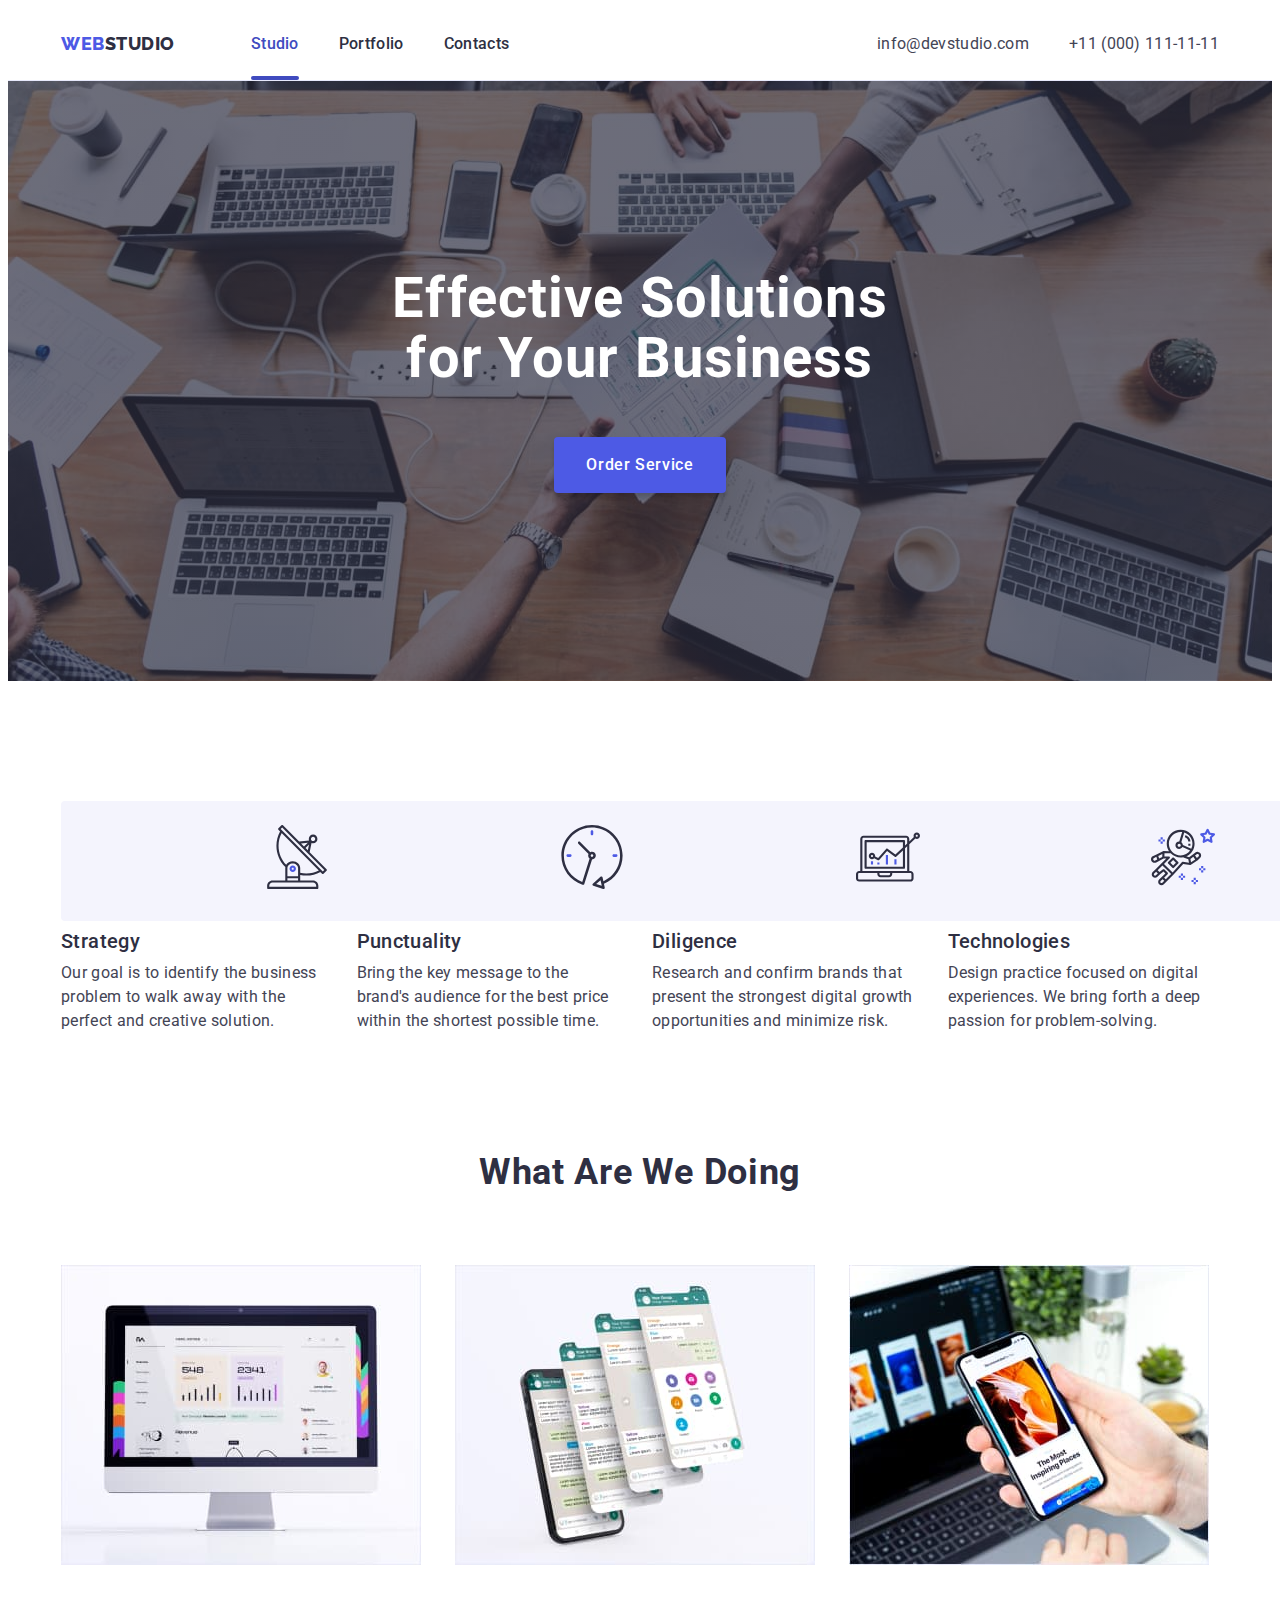
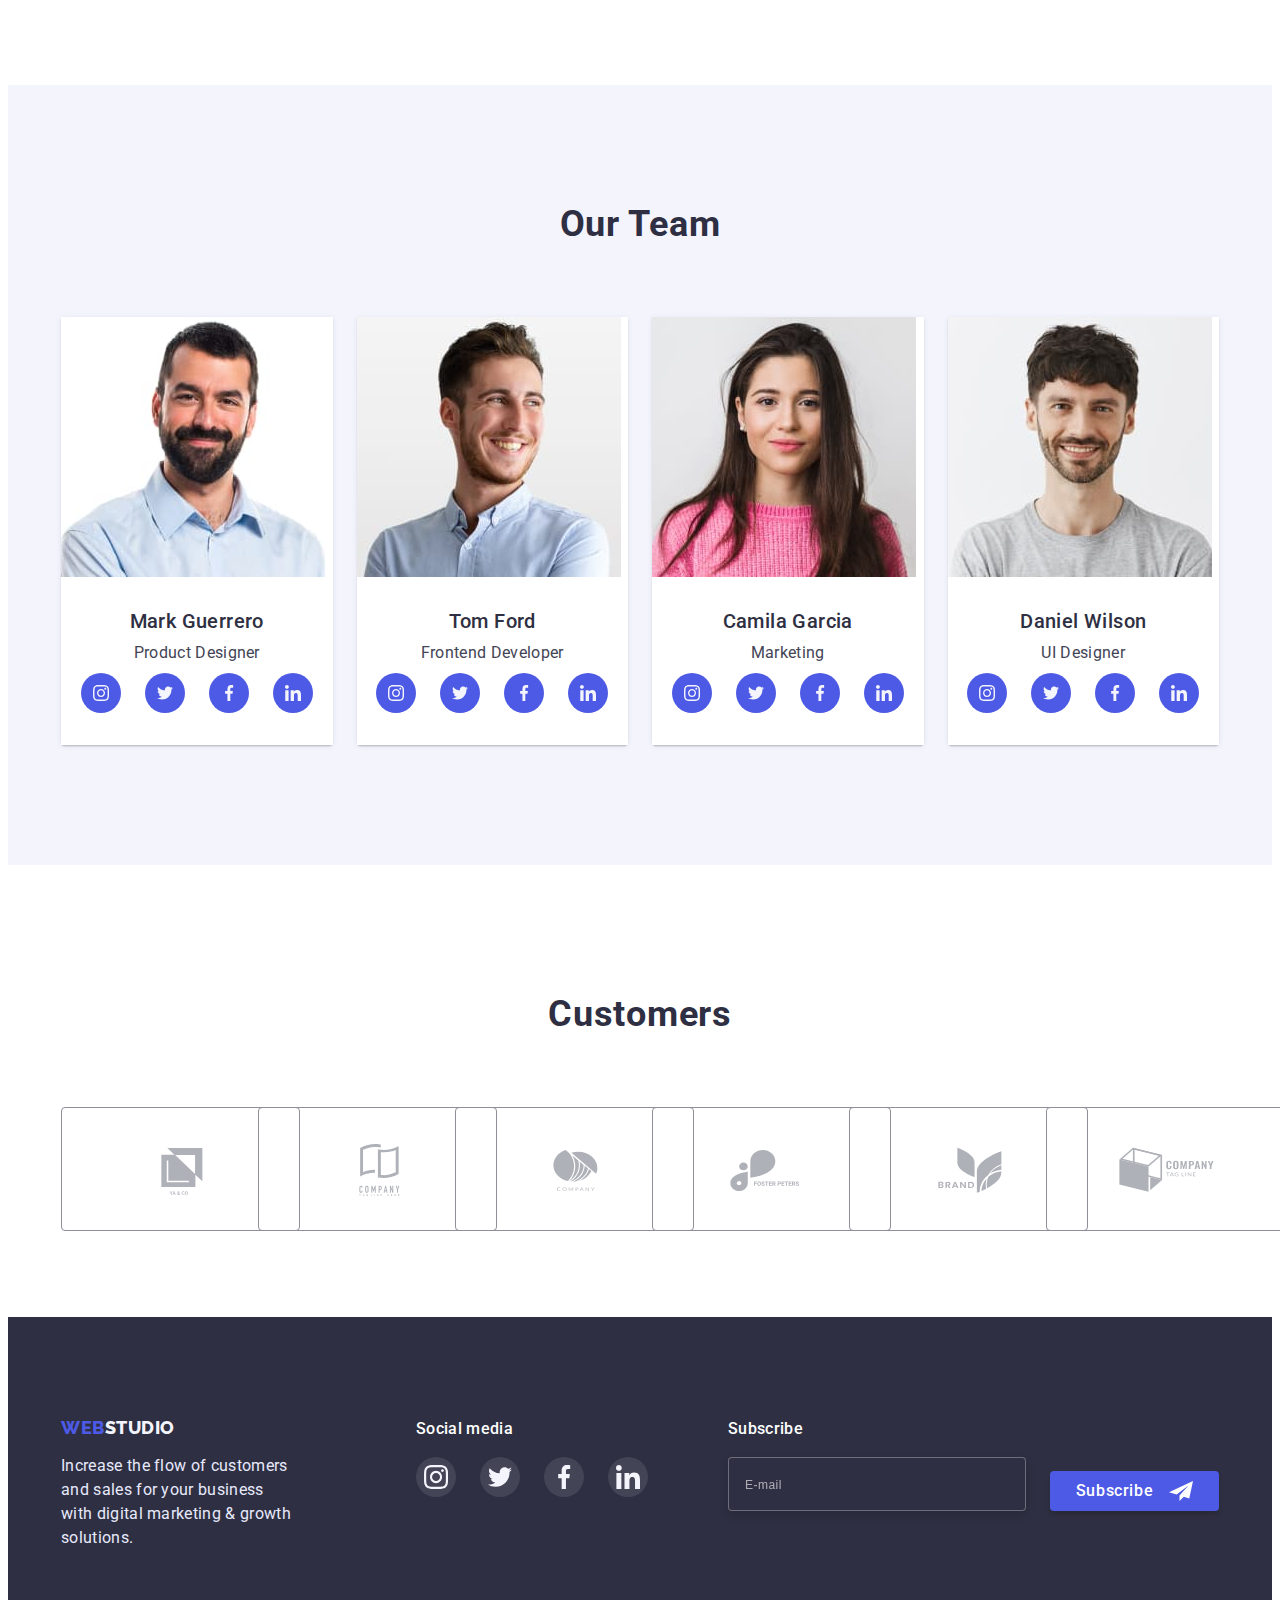
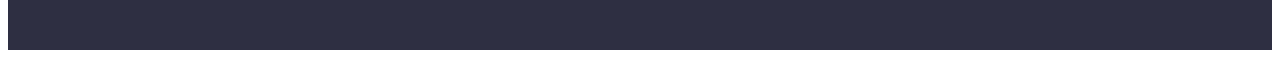
<file: index.html>
<!DOCTYPE html>
<html lang="en">
  <head>
    <meta charset="UTF-8" />
    <meta http-equiv="X-UA-Compatible" content="IE=edge" />
    <meta name="viewport" content="width=device-width, initial-scale=1.0" />
    <title>WEBSTUDIO</title>
    <link
      rel="stylesheet"
      href="https://cdnjs.cloudflare.com/ajax/libs/modern-normalize/1.1.0/modern-normalize.min.css"
      integrity="sha512-wpPYUAdjBVSE4KJnH1VR1HeZfpl1ub8YT/NKx4PuQ5NmX2tKuGu6U/JRp5y+Y8XG2tV+wKQpNHVUX03MfMFn9Q=="
      crossorigin="anonymous"
      referrerpolicy="no-referrer"
    />
    <link rel="preconnect" href="https://fonts.googleapis.com" />
    <link rel="preconnect" href="https://fonts.gstatic.com" crossorigin />
    <link
      href="https://fonts.googleapis.com/css2?family=Raleway:wght@800&family=Roboto:wght@400;500;700;900&display=swap"
      rel="stylesheet"
    />
    <link rel="stylesheet" href="./css/styles.css" />
  </head>

  <body>
    <header class="header">
      <div class="container header-container">
        <nav class="header-navigation">
          <a href="./index.html" class="header-logo link">
            <p class="header-logo-text"><span>Web</span>Studio</p>
          </a>
          <ul class="header-list list">
            <li class="header-item">
              <a href="" class="header-link link activ">Studio</a>
            </li>
            <li class="header-item">
              <a href="./portfolio.html" class="header-link link">Portfolio</a>
            </li>
            <li class="header-item">
              <a href="" class="header-link link">Contacts</a>
            </li>
          </ul>
        </nav>
        <address class="header-address">
          <ul class="header-address-list list">
            <li class="header-address-item">
              <a href="mailto:info@devstudio.com" class="header-mail link"
                >info@devstudio.com</a
              >
            </li>
            <li class="header-address-item">
              <a href="tel:+110001111111" class="header-tel link"
                >+11 (000) 111-11-11</a
              >
            </li>
          </ul>
        </address>
      </div>
    </header>

    <main>
      <!-- section Hero-->
      <section class="hero">
        <div class="container">
          <h1 class="hero-title">Effective Solutions for Your Business</h1>
          <button type="button" data-modal-open class="hero-btn btn">
            Order Service
          </button>
        </div>
      </section>
      <!-- /section Hero-->

      <!-- section Feature-->
      <section class="feature">
        <div class="container">
          <h2 class="visually-hidden">feature</h2>
          <ul class="feature-list list">
            <li class="feature-item">
              <div class="feature-icon-item">
                <svg class="feature-icon" width="64px" height="64px">
                  <use href="./images/icons.svg#icon-antenna"></use>
                </svg>
              </div>

              <h3 class="feature-subtitle subtitle">Strategy</h3>
              <p class="feature-text">
                Our goal is to identify the business problem to walk away with
                the perfect and creative solution.
              </p>
            </li>
            <li class="feature-item">
              <div class="feature-icon-item">
                <svg class="feature-icon" width="64px" height="64px">
                  <use href="./images/icons.svg#icon-clock"></use>
                </svg>
              </div>
              <h3 class="feature-subtitle subtitle">Punctuality</h3>
              <p class="feature-text">
                Bring the key message to the brand's audience for the best price
                within the shortest possible time.
              </p>
            </li>
            <li class="feature-item">
              <div class="feature-icon-item">
                <svg class="feature-icon" width="64px" height="64px">
                  <use href="./images/icons.svg#icon-diagram"></use>
                </svg>
              </div>
              <h3 class="feature-subtitle subtitle">Diligence</h3>
              <p class="feature-text">
                Research and confirm brands that present the strongest digital
                growth opportunities and minimize risk.
              </p>
            </li>
            <li class="feature-item">
              <div class="feature-icon-item">
                <svg class="feature-icon" width="64px" height="64px">
                  <use href="./images/icons.svg#icon-astronaut"></use>
                </svg>
              </div>
              <h3 class="feature-subtitle subtitle">Technologies</h3>
              <p class="feature-text">
                Design practice focused on digital experiences. We bring forth a
                deep passion for problem-solving.
              </p>
            </li>
          </ul>
        </div>
      </section>
      <!-- /section Feature-->

      <!-- sectuin about work-->
      <section class="work">
        <div class="container">
          <h2 class="work-title title">What are we doing</h2>
          <ul class="work-list list">
            <li class="work-item">
              <img
                src="./images/about-work-1.jpg"
                alt="desktop"
                width="360"
                height="300"
              />
            </li>
            <li class="work-item">
              <img
                src="./images/about-work-2.jpg"
                alt="mobile"
                width="360"
                height="300"
              />
            </li>
            <li class="work-item">
              <img
                src="./images/about-work-3.jpg"
                alt="app"
                width="360"
                height="300"
              />
            </li>
          </ul>
        </div>
      </section>
      <!-- /sectuin about work-->

      <!-- Team -->
      <section class="team">
        <div class="container">
          <h2 class="team-title title">Our Team</h2>
          <ul class="team-list list">
            <li class="team-item">
              <img
                src="./images/team-1.jpg"
                alt="webstudio work"
                width="264"
                height="260"
              />
              <div class="team-content">
                <h3 class="team-subtitle subtitle">Mark Guerrero</h3>
                <p class="team-text">Product Designer</p>
                <ul class="team-social-list list">
                  <li class="team-social-item">
                    <a href="" class="team-social-link link">
                      <svg class="team-social-icon" width="16px" height="16px">
                        <use href="./images/icons.svg#icon-instagram"></use>
                      </svg>
                    </a>
                  </li>
                  <li class="team-social-item">
                    <a href="" class="team-social-link link">
                      <svg class="team-social-icon" width="16px" height="16px">
                        <use href="./images/icons.svg#icon-twitter"></use>
                      </svg>
                    </a>
                  </li>
                  <li class="team-social-item">
                    <a href="" class="team-social-link link">
                      <svg class="team-social-icon" width="16px" height="16px">
                        <use href="./images/icons.svg#icon-facebook"></use>
                      </svg>
                    </a>
                  </li>
                  <li class="team-social-item">
                    <a href="" class="team-social-link link">
                      <svg class="team-social-icon" width="16px" height="16px">
                        <use href="./images/icons.svg#icon-linkedin"></use>
                      </svg>
                    </a>
                  </li>
                </ul>
              </div>
            </li>
            <li class="team-item">
              <img
                src="./images/team-2.jpg"
                alt="webstudio work"
                width="264"
                height="260"
              />
              <div class="team-content">
                <h3 class="team-subtitle subtitle">Tom Ford</h3>
                <p class="team-text">Frontend Developer</p>
                <ul class="team-social-list list">
                  <li class="team-social-item">
                    <a href="" class="team-social-link link">
                      <svg class="team-social-icon" width="16px" height="16px">
                        <use href="./images/icons.svg#icon-instagram"></use>
                      </svg>
                    </a>
                  </li>
                  <li class="team-social-item">
                    <a href="" class="team-social-link link">
                      <svg class="team-social-icon" width="16px" height="16px">
                        <use href="./images/icons.svg#icon-twitter"></use>
                      </svg>
                    </a>
                  </li>
                  <li class="team-social-item">
                    <a href="" class="team-social-link link">
                      <svg class="team-social-icon" width="16px" height="16px">
                        <use href="./images/icons.svg#icon-facebook"></use>
                      </svg>
                    </a>
                  </li>
                  <li class="team-social-item">
                    <a href="" class="team-social-link link">
                      <svg class="team-social-icon" width="16px" height="16px">
                        <use href="./images/icons.svg#icon-linkedin"></use>
                      </svg>
                    </a>
                  </li>
                </ul>
              </div>
            </li>
            <li class="team-item">
              <img
                src="./images/team-3.jpg"
                alt="webstudio work"
                width="264"
                height="260"
              />
              <div class="team-content">
                <h3 class="team-subtitle subtitle">Camila Garcia</h3>
                <p class="team-text">Marketing</p>
                <ul class="team-social-list list">
                  <li class="team-social-item">
                    <a href="" class="team-social-link link">
                      <svg class="team-social-icon" width="16px" height="16px">
                        <use href="./images/icons.svg#icon-instagram"></use>
                      </svg>
                    </a>
                  </li>
                  <li class="team-social-item">
                    <a href="" class="team-social-link link">
                      <svg class="team-social-icon" width="16px" height="16px">
                        <use href="./images/icons.svg#icon-twitter"></use>
                      </svg>
                    </a>
                  </li>
                  <li class="team-social-item">
                    <a href="" class="team-social-link link">
                      <svg class="team-social-icon" width="16px" height="16px">
                        <use href="./images/icons.svg#icon-facebook"></use>
                      </svg>
                    </a>
                  </li>
                  <li class="team-social-item">
                    <a href="" class="team-social-link link">
                      <svg class="team-social-icon" width="16px" height="16px">
                        <use href="./images/icons.svg#icon-linkedin"></use>
                      </svg>
                    </a>
                  </li>
                </ul>
              </div>
            </li>
            <li class="team-item">
              <img
                src="./images/team-4.jpg"
                alt="webstudio work"
                width="264"
                height="260"
              />
              <div class="team-content">
                <h3 class="team-subtitle subtitle">Daniel Wilson</h3>
                <p class="team-text">UI Designer</p>
                <ul class="team-social-list list">
                  <li class="team-social-item">
                    <a href="" class="team-social-link link">
                      <svg class="team-social-icon" width="16px" height="16px">
                        <use href="./images/icons.svg#icon-instagram"></use>
                      </svg>
                    </a>
                  </li>
                  <li class="team-social-item">
                    <a href="" class="team-social-link link">
                      <svg class="team-social-icon" width="16px" height="16px">
                        <use href="./images/icons.svg#icon-twitter"></use>
                      </svg>
                    </a>
                  </li>
                  <li class="team-social-item">
                    <a href="" class="team-social-link link">
                      <svg class="team-social-icon" width="16px" height="16px">
                        <use href="./images/icons.svg#icon-facebook"></use>
                      </svg>
                    </a>
                  </li>
                  <li class="team-social-item">
                    <a href="" class="team-social-link link">
                      <svg class="team-social-icon" width="16px" height="16px">
                        <use href="./images/icons.svg#icon-linkedin"></use>
                      </svg>
                    </a>
                  </li>
                </ul>
              </div>
            </li>
          </ul>
        </div>
      </section>
      <!-- /Team -->

      <!--     Customers     -->
      <section class="customers">
        <div class="container">
          <h2 class="customers-title title">Customers</h2>
          <ul class="customers-list-icon list">
            <li class="customers-icon-item">
              <a href="" class="customers-icon-link link">
                <svg class="customers-icon" width="104px" height="56px">
                  <use href="./images/icons.svg#icon-client-1"></use>
                </svg>
              </a>
            </li>
            <li class="customers-icon-item">
              <a href="" class="customers-icon-link link">
                <svg class="customers-icon" width="104px" height="56px">
                  <use href="./images/icons.svg#icon-client-2"></use>
                </svg>
              </a>
            </li>
            <li class="customers-icon-item">
              <a href="" class="customers-icon-link link">
                <svg class="customers-icon" width="104px" height="56px">
                  <use href="./images/icons.svg#icon-client-3"></use>
                </svg>
              </a>
            </li>
            <li class="customers-icon-item">
              <a href="" class="customers-icon-link link">
                <svg class="customers-icon" width="104px" height="56px">
                  <use href="./images/icons.svg#icon-client-4"></use>
                </svg>
              </a>
            </li>
            <li class="customers-icon-item">
              <a href="" class="customers-icon-link link">
                <svg class="customers-icon" width="104px" height="56px">
                  <use href="./images/icons.svg#icon-client-5"></use>
                </svg>
              </a>
            </li>
            <li class="customers-icon-item">
              <a href="" class="customers-icon-link link">
                <svg class="customers-icon" width="104px" height="56px">
                  <use href="./images/icons.svg#icon-client-6"></use>
                </svg>
              </a>
            </li>
          </ul>
        </div>
      </section>
    </main>

    <footer class="footer">
      <div class="container footer-container">
        <div class="footer-slogan">
          <a href="./index.html" class="footer-logo link">
            <span>Web</span>Studio
          </a>
          <p class="footer-text">
            Increase the flow of customers and sales for your business with
            digital marketing & growth solutions.
          </p>
        </div>
        <div class="footer-social-content">
          <p class="footer-social-text">Social media</p>
          <ul class="footer-social-list list">
            <li class="footer-social-item">
              <a href="" class="footer-social-link link">
                <svg class="footer-social-icon" width="24px" height="24px">
                  <use href="./images/icons.svg#icon-instagram"></use>
                </svg>
              </a>
            </li>
            <li class="footer-social-item">
              <a href="" class="footer-social-link link">
                <svg class="footer-social-icon" width="24px" height="24px">
                  <use href="./images/icons.svg#icon-twitter"></use>
                </svg>
              </a>
            </li>
            <li class="footer-social-item">
              <a href="" class="footer-social-link link">
                <svg class="footer-social-icon" width="24px" height="24px">
                  <use href="./images/icons.svg#icon-facebook"></use>
                </svg>
              </a>
            </li>
            <li class="footer-social-item">
              <a href="" class="footer-social-link link">
                <svg class="footer-social-icon" width="24px" height="24px">
                  <use href="./images/icons.svg#icon-linkedin"></use>
                </svg>
              </a>
            </li>
          </ul>
        </div>
        <div class="footer-subscribe">
          <form class="footer-form">
            <div class="form-group">
              <label class="footer-form-label"
                ><span>Subscribe</span>
                <input
                  type="email"
                  name="email"
                  placeholder="E-mail"
                  class="form-input"
                />
              </label>
            </div>
            <button type="submit" class="footer-btn btn">
              <span>Subscribe</span>
              <svg class="footer-btn-send" width="24px" height="24px">
                <use href="./images/icons.svg#icon-send"></use>
              </svg>
            </button>
          </form>
        </div>
      </div>
    </footer>

    <div class="backdrop is-hidden" data-modal>
      <div class="modal">
        <button type="button" data-modal-close class="modal-close">
          <svg class="modal-close-icon" width="8px" height="8px">
            <use href="./images/icons.svg#icon-close"></use>
          </svg>
        </button>
        <p class="modal-title">Leave your contacts and we will call you back</p>
        <form class="modal-form form">
          <div class="modal-form-group">
            <label class="modal-form-label"
              ><span>Name</span>
              <div class="modal-input-icon">
                <input
                  type="text"
                  class="modal-form-input"
                  name="name"
                  required
                />
                <svg class="modal-form-input-icon" width="18px" height="24px">
                  <use href="./images/icons.svg#icon-person"></use>
                </svg>
              </div>
            </label>
          </div>
          <div class="modal-form-group">
            <label class="modal-form-label"
              ><span>Phone</span>
              <div class="modal-input-icon">
                <input type="tel" class="modal-form-input" name="phone" />
                <svg class="modal-form-input-icon" width="18px" height="24px">
                  <use href="./images/icons.svg#icon-phone"></use>
                </svg>
              </div>
            </label>
          </div>
          <div class="modal-form-group">
            <label class="modal-form-label"
              ><span>Email</span>
              <div class="modal-input-icon">
                <input
                  type="email"
                  class="modal-form-input"
                  name="email"
                  required
                />
                <svg class="modal-form-input-icon" width="18px" height="24px">
                  <use href="./images/icons.svg#icon-email"></use>
                </svg>
              </div>
            </label>
          </div>
          <div class="modal-form-group">
            <label class="modal-form-label"
              ><span>Comment</span>
              <textarea
                class="textarea"
                name="comment"
                placeholder="Text input"
              ></textarea>
            </label>
          </div>

          <div class="modal-form-group-checkbox">
            <input
              type="checkbox"
              class="modal-form-input-checkbox visually-hidden"
              name="policy"
              id="policy"
            />
            <label for="policy" class="modal-label-checkbox">
              <span>
                <svg class="modal-label-mark" width="10px" height="8px">
                  <use href="./images/icons.svg#icon-mark"></use>
                </svg>
              </span>
              I accept the terms and conditions of the
              <a href="#" class="modal-form-link">Privacy Policy</a>
            </label>
          </div>

          <button type="submit" class="modal-btn btn">Send</button>
        </form>
      </div>
    </div>
    <script src="./js/modal.js"></script>
  </body>
</html>
</file>
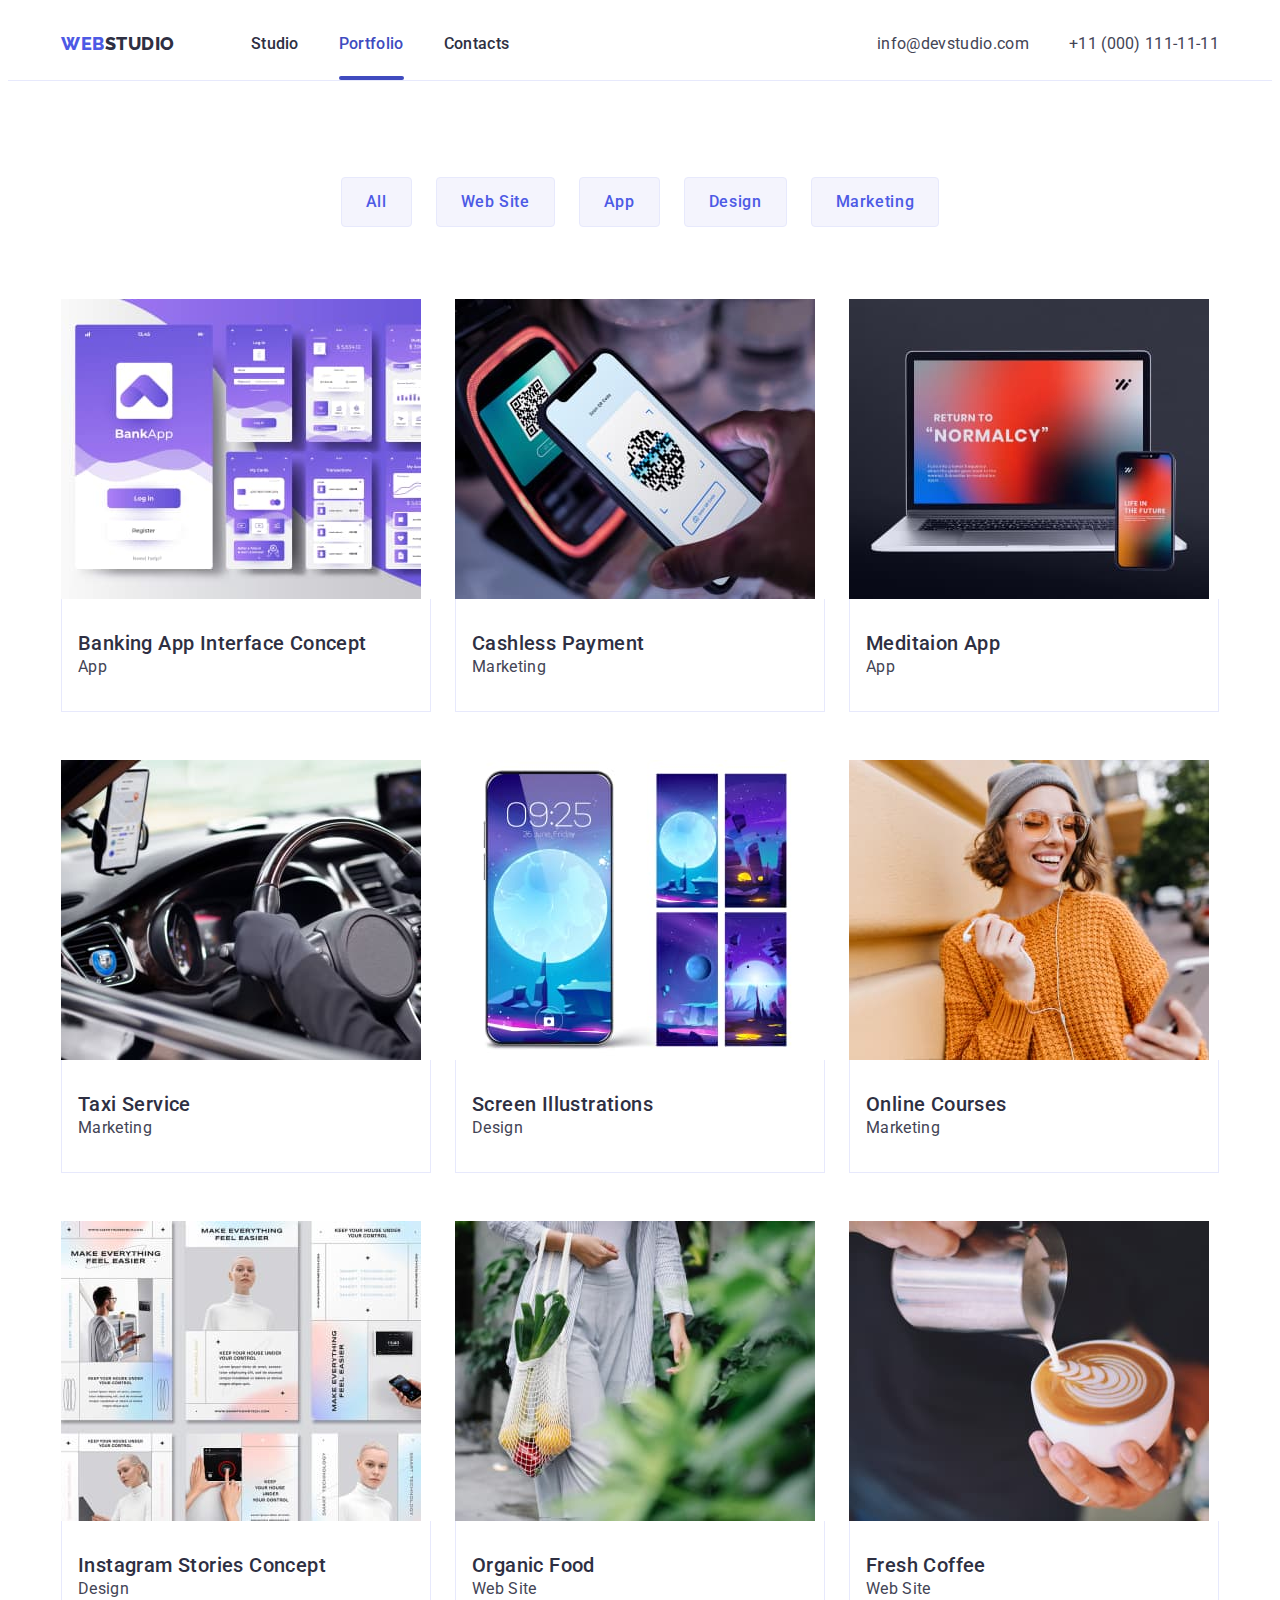
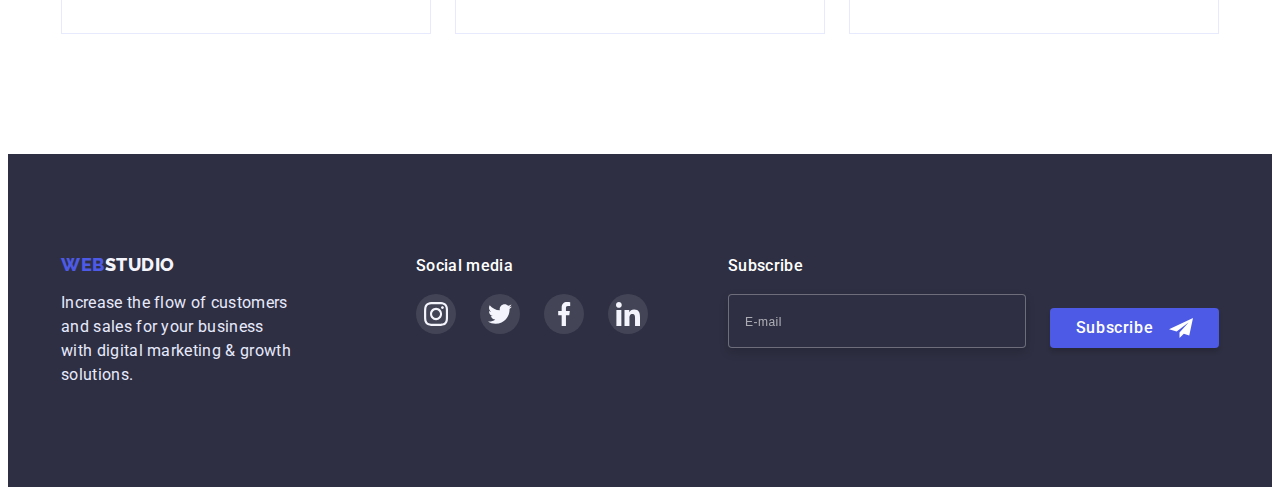
<file: portfolio.html>
<!DOCTYPE html>
<html lang="en">
  <head>
    <meta charset="UTF-8" />
    <meta http-equiv="X-UA-Compatible" content="IE=edge" />
    <meta name="viewport" content="width=device-width, initial-scale=1.0" />
    <title>WEBSTUDIO</title>
    <link
      rel="stylesheet"
      href="https://cdnjs.cloudflare.com/ajax/libs/modern-normalize/1.1.0/modern-normalize.min.css"
      integrity="sha512-wpPYUAdjBVSE4KJnH1VR1HeZfpl1ub8YT/NKx4PuQ5NmX2tKuGu6U/JRp5y+Y8XG2tV+wKQpNHVUX03MfMFn9Q=="
      crossorigin="anonymous"
      referrerpolicy="no-referrer"
    />
    <link rel="preconnect" href="https://fonts.googleapis.com" />
    <link rel="preconnect" href="https://fonts.gstatic.com" crossorigin />
    <link
      href="https://fonts.googleapis.com/css2?family=Raleway:wght@800&family=Roboto:wght@400;500;700;900&display=swap"
      rel="stylesheet"
    />
    <link rel="stylesheet" href="./css/styles.css" />
  </head>

  <body>
    <header class="header">
      <div class="container header-container">
        <nav class="header-navigation">
          <a href="./index.html" class="header-logo link">
            <p class="header-logo-text"><span>Web</span>Studio</p>
          </a>
          <ul class="header-list list">
            <li class="header-item">
              <a href="./index.html" class="header-link link">Studio</a>
            </li>
            <li class="header-item">
              <a href="./portfolio.html" class="header-link link activ"
                >Portfolio</a
              >
            </li>
            <li class="header-item">
              <a href="" class="header-link link">Contacts</a>
            </li>
          </ul>
        </nav>
        <address class="header-address">
          <ul class="header-address-list list">
            <li class="header-address-item">
              <a href="mailto:info@devstudio.com" class="header-mail link"
                >info@devstudio.com</a
              >
            </li>
            <li class="header-address-item">
              <a href="tel:+110001111111" class="header-tel link"
                >+11 (000) 111-11-11</a
              >
            </li>
          </ul>
        </address>
      </div>
    </header>

    <main>
      <!-- section portfolio -->
      <section class="portfolio">
        <div class="container">
          <h2 class="visually-hidden">Gallery</h2>
          <ul class="filter-list list">
            <li>
              <button type="button" class="portfolio-btn btn">All</button>
            </li>
            <li>
              <button type="button" class="portfolio-btn btn">Web Site</button>
            </li>
            <li>
              <button type="button" class="portfolio-btn btn">App</button>
            </li>
            <li>
              <button type="button" class="portfolio-btn btn">Design</button>
            </li>
            <li>
              <button type="button" class="portfolio-btn btn">Marketing</button>
            </li>
          </ul>
          <ul class="gallery-list list">
            <li class="portfolio-item">
              <a href="" class="portfolio-link link">
                <div class="potfolio-thumb">
                  <img
                    src="./images/progect-card-1.jpg"
                    alt="progect-card"
                    width="360"
                    height="300"
                  />
                  <div class="potfolio-thumb-overlay">
                    <p class="portfolio-press">
                      14 Stylish and User-Friendly App Design Concepts · Task
                      Manager App · Calorie Tracker App · Exotic Fruit Ecommerce
                      App · Cloud Storage App
                    </p>
                  </div>
                </div>
                <div class="portfolio-card">
                  <h3 class="portfolio-subtitle subtitle">
                    Banking App Interface Concept
                  </h3>
                  <p class="portfolio-text">App</p>
                </div>
              </a>
            </li>
            <li class="portfolio-item">
              <a href="" class="portfolio-link link">
                <div class="potfolio-thumb">
                  <img
                    src="./images/progect-card-2.jpg"
                    alt="progect-card"
                    width="360"
                    height="300"
                  />
                  <div class="potfolio-thumb-overlay">
                    <p class="portfolio-press">
                      14 Stylish and User-Friendly App Design Concepts · Task
                      Manager App · Calorie Tracker App · Exotic Fruit Ecommerce
                      App · Cloud Storage App
                    </p>
                  </div>
                </div>
                <div class="portfolio-card">
                  <h3 class="portfolio-subtitle subtitle">Cashless Payment</h3>
                  <p class="portfolio-text">Marketing</p>
                </div>
              </a>
            </li>
            <li class="portfolio-item">
              <a href="" class="portfolio-link link">
                <div class="potfolio-thumb">
                  <img
                    src="./images/progect-card-3.jpg"
                    alt="progect-card"
                    width="360"
                    height="300"
                  />
                  <div class="potfolio-thumb-overlay">
                    <p class="portfolio-press">
                      14 Stylish and User-Friendly App Design Concepts · Task
                      Manager App · Calorie Tracker App · Exotic Fruit Ecommerce
                      App · Cloud Storage App
                    </p>
                  </div>
                </div>
                <div class="portfolio-card">
                  <h3 class="portfolio-subtitle subtitle">Meditaion App</h3>
                  <p class="portfolio-text">App</p>
                </div>
              </a>
            </li>
            <li class="portfolio-item">
              <a href="" class="portfolio-link link">
                <div class="potfolio-thumb">
                  <img
                    src="./images/progect-card-4.jpg"
                    alt="progect-card"
                    width="360"
                    height="300"
                  />
                  <div class="potfolio-thumb-overlay">
                    <p class="portfolio-press">
                      14 Stylish and User-Friendly App Design Concepts · Task
                      Manager App · Calorie Tracker App · Exotic Fruit Ecommerce
                      App · Cloud Storage App
                    </p>
                  </div>
                </div>
                <div class="portfolio-card">
                  <h3 class="portfolio-subtitle subtitle">Taxi Service</h3>
                  <p class="portfolio-text">Marketing</p>
                </div>
              </a>
            </li>
            <li class="portfolio-item">
              <a href="" class="portfolio-link link">
                <div class="potfolio-thumb">
                  <img
                    src="./images/progect-card-5.jpg"
                    alt="progect-card"
                    width="360"
                    height="300"
                  />
                  <div class="potfolio-thumb-overlay">
                    <p class="portfolio-press">
                      14 Stylish and User-Friendly App Design Concepts · Task
                      Manager App · Calorie Tracker App · Exotic Fruit Ecommerce
                      App · Cloud Storage App
                    </p>
                  </div>
                </div>
                <div class="portfolio-card">
                  <h3 class="portfolio-subtitle subtitle">
                    Screen Illustrations
                  </h3>
                  <p class="portfolio-text">Design</p>
                </div>
              </a>
            </li>
            <li class="portfolio-item">
              <a href="" class="portfolio-link link">
                <div class="potfolio-thumb">
                  <img
                    src="./images/progect-card-6.jpg"
                    alt="progect-card"
                    width="360"
                    height="300"
                  />
                  <div class="potfolio-thumb-overlay">
                    <p class="portfolio-press">
                      14 Stylish and User-Friendly App Design Concepts · Task
                      Manager App · Calorie Tracker App · Exotic Fruit Ecommerce
                      App · Cloud Storage App
                    </p>
                  </div>
                </div>
                <div class="portfolio-card">
                  <h3 class="portfolio-subtitle subtitle">Online Courses</h3>
                  <p class="portfolio-text">Marketing</p>
                </div>
              </a>
            </li>
            <li class="portfolio-item">
              <a href="" class="portfolio-link link">
                <div class="potfolio-thumb">
                  <img
                    src="./images/progect-card-7.jpg"
                    alt="progect-card"
                    width="360"
                    height="300"
                  />
                  <div class="potfolio-thumb-overlay">
                    <p class="portfolio-press">
                      14 Stylish and User-Friendly App Design Concepts · Task
                      Manager App · Calorie Tracker App · Exotic Fruit Ecommerce
                      App · Cloud Storage App
                    </p>
                  </div>
                </div>
                <div class="portfolio-card">
                  <h3 class="portfolio-subtitle subtitle">
                    Instagram Stories Concept
                  </h3>
                  <p class="portfolio-text">Design</p>
                </div>
              </a>
            </li>
            <li class="portfolio-item">
              <a href="" class="portfolio-link link">
                <div class="potfolio-thumb">
                  <img
                    src="./images/progect-card-8.jpg"
                    alt="progect-card"
                    width="360"
                    height="300"
                  />
                  <div class="potfolio-thumb-overlay">
                    <p class="portfolio-press">
                      14 Stylish and User-Friendly App Design Concepts · Task
                      Manager App · Calorie Tracker App · Exotic Fruit Ecommerce
                      App · Cloud Storage App
                    </p>
                  </div>
                </div>
                <div class="portfolio-card">
                  <h3 class="portfolio-subtitle subtitle">Organic Food</h3>
                  <p class="portfolio-text">Web Site</p>
                </div>
              </a>
            </li>
            <li class="portfolio-item">
              <a href="" class="portfolio-link link">
                <div class="potfolio-thumb">
                  <img
                    src="./images/progect-card-9.jpg"
                    alt="progect-card"
                    width="360"
                    height="300"
                  />
                  <div class="potfolio-thumb-overlay">
                    <p class="portfolio-press">
                      14 Stylish and User-Friendly App Design Concepts · Task
                      Manager App · Calorie Tracker App · Exotic Fruit Ecommerce
                      App · Cloud Storage App
                    </p>
                  </div>
                </div>
                <div class="portfolio-card">
                  <h3 class="portfolio-subtitle subtitle">Fresh Coffee</h3>
                  <p class="portfolio-text">Web Site</p>
                </div>
              </a>
            </li>
          </ul>
        </div>
      </section>
    </main>

    <footer class="footer">
      <div class="container footer-container">
        <div class="footer-slogan">
          <a href="./index.html" class="footer-logo link">
            <span>Web</span>Studio
          </a>
          <p class="footer-text">
            Increase the flow of customers and sales for your business with
            digital marketing & growth solutions.
          </p>
        </div>
        <div class="footer-social-content">
          <p class="footer-social-text">Social media</p>
          <ul class="footer-social-list list">
            <li class="footer-social-item">
              <a href="" class="footer-social-link link">
                <svg class="footer-social-icon" width="24px" height="24px">
                  <use href="./images/icons.svg#icon-instagram"></use>
                </svg>
              </a>
            </li>
            <li class="footer-social-item">
              <a href="" class="footer-social-link link">
                <svg class="footer-social-icon" width="24px" height="24px">
                  <use href="./images/icons.svg#icon-twitter"></use>
                </svg>
              </a>
            </li>
            <li class="footer-social-item">
              <a href="" class="footer-social-link link">
                <svg class="footer-social-icon" width="24px" height="24px">
                  <use href="./images/icons.svg#icon-facebook"></use>
                </svg>
              </a>
            </li>
            <li class="footer-social-item">
              <a href="" class="footer-social-link link">
                <svg class="footer-social-icon" width="24px" height="24px">
                  <use href="./images/icons.svg#icon-linkedin"></use>
                </svg>
              </a>
            </li>
          </ul>
        </div>
        <div class="footer-subscribe">
          <form class="footer-form">
            <div class="form-group">
              <label class="footer-form-label"
                ><span>Subscribe</span>
                <input
                  type="email"
                  name="email"
                  placeholder="E-mail"
                  class="form-input"
                />
              </label>
            </div>
            <button type="submit" class="footer-btn btn">
              <span>Subscribe</span>
              <svg class="footer-btn-send" width="24px" height="24px">
                <use href="./images/icons.svg#icon-send"></use>
              </svg>
            </button>
          </form>
        </div>
      </div>
    </footer>
  </body>
</html>
</file>
<file: css/styles.css>
:root {
  --accent-color: #404bbf;
  --main-text: #434455;
  --secondary-text: #8e8f99;
  --main-title-color: #2e2f42;
  --background-dark: #2e2f42;
  --background-light: #f4f4fd;
  --main-border-btn: #e7e9fc;
  --timing-function: cubic-bezier(0.4, 0, 0.2, 1);
}
h1,
h2,
h3,
h4,
h5,
h6,
p {
  margin: 0;
}
ul {
  margin: 0;
  padding: 0;
}

body {
  font-family: "Roboto", sans-serif;
  color: var(--main-text);
}
img {
  display: block;
  max-width: 100%;
  height: auto;
}

.container {
  width: 1158px;
  margin: 0 auto;
  padding-left: 15px;
  padding-right: 15px;
}

.list {
  list-style: none;
}

.link {
  text-decoration: none;
}
/* h2 */
.title {
  font-weight: 700;
  font-size: 36px;
  line-height: 1.11;
  text-align: center;
  letter-spacing: 0.02em;
  text-transform: capitalize;
  color: var(--main-title-color);
}
/* h3 */
.subtitle {
  font-weight: 500;
  font-size: 20px;
  line-height: 1.2;
  letter-spacing: 0.02em;
  color: var(--main-title-color);
}
.btn {
  font-family: inherit;
  font-weight: 500;
  font-size: 16px;
  line-height: 1.5;
  letter-spacing: 0.04em;
  display: flex;
  align-items: center;
  cursor: pointer;
  border: none;
}

.visually-hidden {
  position: absolute;
  width: 1px;
  height: 1px;
  margin: -1px;
  border: 0;
  padding: 0;
  white-space: nowrap;
  clip-path: inset(100%);
  clip: rect(0 0 0 0);
  overflow: hidden;
}
/* --------------header-------------- */
.header {
  border-bottom: 1px solid var(--main-border-btn);
}
.header-container {
  display: flex;
  justify-content: space-between;
  align-items: center;
}
.header-navigation {
  display: flex;
  align-items: center;
}
.header-logo {
  font-family: "Raleway", sans-serif;
  font-style: normal;
  font-weight: 800;
  font-size: 18px;
  line-height: 1.33;
  display: flex;
  align-items: center;
  letter-spacing: 0.03em;
  text-transform: uppercase;
  margin-right: 76px;
}
.header-logo-text {
  color: #2e2f42;
}
.header-logo-text > span {
  color: #4d5ae5;
}
.header-list {
  display: flex;
  gap: 40px;
}
.header-item {
}
.header-link {
  position: relative;
  display: inline-block;
  font-weight: 500;
  font-size: 16px;
  line-height: 1.5;
  letter-spacing: 0.02em;
  color: #2e2f42;
  padding: 24px 0;
  transition-property: color;
  transition-duration: 250ms;
  transition-timing-function: var(--timing-function);
}

.header-link:hover,
.header-link:focus {
  color: var(--accent-color);
}
.header-link.activ {
  color: var(--accent-color);
}
.header-link.activ::after {
  position: absolute;
  left: 0;
  bottom: 0;

  content: "";

  width: 100%;
  height: 4px;
  background-color: var(--accent-color);
  border-radius: 2px;
}
.header-address {
}
.header-address-list {
  display: flex;
  gap: 40px;
}
.header-address-item {
}
.header-mail {
  font-style: normal;
  font-weight: 400;
  font-size: 16px;
  line-height: 1.5;
  letter-spacing: 0.02em;
  color: var(--main-text);
  transition-property: color;
  transition-duration: 250ms;
  transition-timing-function: var(--timing-function);
}
.header-mail:hover,
.header-mail:focus {
  color: var(--accent-color);
}
.header-tel {
  font-style: normal;
  font-weight: 400;
  font-size: 16px;
  line-height: 1.5;
  letter-spacing: 0.02em;
  color: var(--main-text);
  transition-property: color;
  transition-duration: 250ms;
  transition-timing-function: var(--timing-function);
}
.header-tel:hover,
.header-tel:focus {
  color: var(--accent-color);
}
/* --------hero----------- */
.hero {
  max-width: 1440px;
  margin: 0 auto;
  background-image: linear-gradient(
      rgba(46, 47, 66, 0.7),
      rgba(46, 47, 66, 0.7)
    ),
    url(../images/hero.jpg);
  background-position: center;
  background-repeat: no-repeat;
  padding: 188px 0;
}
.hero-title {
  width: 496px;
  font-weight: 700;
  font-size: 56px;
  line-height: 1.07;
  text-align: center;
  letter-spacing: 0.02em;
  color: #ffffff;
  margin: 0 auto 48px;
}
.hero-btn {
  min-width: 169px;
  justify-content: center;
  color: #ffffff;
  background-color: #4d5ae5;
  margin: 0 auto;
  box-shadow: 0px 4px 4px rgba(0, 0, 0, 0.15);
  border-radius: 4px;
  padding: 16px 32px;
  transition-property: background-color;
  transition-duration: 250ms;
  transition-timing-function: var(--timing-function);
}
.hero-btn:hover,
.hero-btn:focus {
  background-color: var(--accent-color);
}

/* --------feature----------- */

.feature {
  padding: 120px 0 0 0;
}
.visually-hidden {
}
.feature-list {
  display: flex;
  gap: 24px;
}
.feature-item {
  display: flex;
  flex-direction: column;
  align-items: flex-start;
  padding: 0px;
  width: calc((100% - 24px * 3) / 4);
}

.feature-icon-item {
  display: flex;
  justify-content: center;
  align-items: center;
  width: 100%;
  height: 100%;
  margin-bottom: 8px;
  background: #f4f4fd;
  border-radius: 4px;
  padding: 24px 100px;
}
.feature-icon {
  margin-bottom: 8px;
}
.feature-subtitle {
  margin-bottom: 8px;
}
.feature-text {
  max-width: 264px;
  font-size: 16px;
  line-height: 1.5;
  letter-spacing: 0.02em;
  color: var(--main-text);
}

/* --------work----------- */

.work {
  padding: 120px 0;
}
.work-title {
  margin-bottom: 72px;
}
.work-list {
  display: flex;
  flex-wrap: wrap;
  gap: 24px;
}
.work-item {
  width: calc((100% - 24px * 2) / 3);
}

/* --------team----------- */

.team {
  background: var(--background-light);
  padding: 120px 0;
}
.team-title {
  margin-bottom: 72px;
}
.team-list {
  display: flex;
  flex-wrap: wrap;
  gap: 24px;
}
.team-item {
  width: calc((100% - 24px * 3) / 4);
  background: #ffffff;
  box-shadow: 0px 1px 6px rgba(46, 47, 66, 0.08),
    0px 1px 1px rgba(46, 47, 66, 0.16), 0px 2px 1px rgba(46, 47, 66, 0.08);
  border-radius: 0px 0px 4px 4px;
}
.team-content {
  padding: 32px 16px;
  background: #ffffff;
}
.team-subtitle {
  text-align: center;
  margin-bottom: 8px;
}
.team-text {
  font-size: 16px;
  line-height: 1.5;
  text-align: center;
  letter-spacing: 0.02em;
  color: var(--main-text);
  margin-bottom: 8px;
}
.team-social-list {
  display: flex;
  justify-content: center;
  gap: 24px;
}

.team-social-item {
  width: 40px;
  height: 40px;
}
.team-social-link {
  display: flex;
  justify-content: center;
  align-items: center;
  width: 100%;
  height: 100%;
  border-radius: 50%;
  background: #4d5ae5;
  color: #f4f4fd;
  transition-property: background-color;
  transition-duration: 250ms;
  transition-timing-function: var(--timing-function);
}
.team-social-link:is(:hover, :focus) {
  background-color: var(--accent-color);
}
.team-social-icon {
  fill: currentColor;
}

/*---------customers-------*/
.customers {
  padding: 130px 0 120px 0;
}
.customers-title {
  margin-bottom: 72px;
}
.customers-list-icon {
  display: flex;
  justify-content: center;
  gap: 24px;
  width: 100%;
  height: 100%;
}

.customers-icon-item {
  width: calc((100% - 24px * 5) / 6);
}

.customers-icon-link {
  display: flex;
  justify-content: center;
  align-items: center;
  width: 100%;
  height: 100%;
  border: 1px solid #8e8f99;
  border-radius: 4px;
  padding: 16px 32px;
  color: #afb1b8;
  transition-property: border color;
  transition-duration: 250ms;
  transition-timing-function: var(--timing-function);
}
.customers-icon-link:is(:hover, :focus) {
  border: 1px solid var(--accent-color);
  color: var(--accent-color);
}

.customers-icon {
  fill: currentColor;
}

/* --------footer----------- */

.footer {
  padding: 100px 0;
  background: var(--background-dark);
}
.footer-slogan {
  margin-right: 120px;
}
.footer-logo {
  min-width: 115px;
  font-family: "Raleway", sans-serif;
  font-style: normal;
  font-weight: 800;
  font-size: 18px;
  line-height: 1.17;
  display: inline-block;
  letter-spacing: 0.03em;
  text-transform: uppercase;
  margin-bottom: 16px;
  color: #f4f4fd;
}
.footer-logo > span {
  color: #4d5ae5;
}
.footer-text {
  max-width: 264px;
  font-size: 16px;
  line-height: 1.5;
  letter-spacing: 0.02em;
  color: #e7e9fc;
}
.footer-container {
  display: flex;
  align-items: start;
}
.footer-social-content {
  margin-right: 80px;
}
.footer-social-text {
  font-weight: 500;
  font-size: 16px;
  line-height: 1.5;
  letter-spacing: 0.02em;
  color: #ffffff;
  margin-bottom: 16px;
}
.footer-social-list {
  display: flex;
  justify-content: flex-start;
  gap: 24px;
}

.footer-social-item {
  width: 40px;
  height: 40px;
}
.footer-social-link {
  display: flex;
  justify-content: center;
  align-items: center;
  width: 100%;
  height: 100%;
  border-radius: 50%;
  background: rgba(255, 255, 255, 0.1);
  color: #f4f4fd;
  transition-property: background-color;
  transition-duration: 250ms;
  transition-timing-function: var(--timing-function);
}
.footer-social-link:is(:hover, :focus) {
  background-color: #31d0aa;
}
.footer-social-icon {
  fill: currentColor;
}
.footer-subscribe {
  display: flex;
  justify-content: flex-end;
  flex-grow: 1;
}
.footer-form {
  display: flex;
  align-items: flex-end;
}
.form-group {
  margin-right: 24px;
}
.footer-form-label {
  font-weight: 500;
  font-size: 16px;
  line-height: 1.5;
  letter-spacing: 0.02em;
  color: #ffffff;
}
.footer-form-label span {
  display: block;
  margin-bottom: 16px;
}
.form-input {
  min-width: 264px;
  height: 40px;
  border: 1px solid rgba(255, 255, 255, 0.3);
  filter: drop-shadow(0px 4px 4px rgba(0, 0, 0, 0.15));
  border-radius: 4px;
  background-color: #2e2f42;
  padding: 6px 16px;
  color: rgba(255, 255, 255, 0.6);
  font-weight: 400;
  font-size: 16px;
  line-height: 2;
  outline: transparent;
}
.form-input::placeholder {
  font-weight: 400;
  font-size: 12px;
  line-height: 2;
  display: flex;
  align-items: center;
  letter-spacing: 0.04em;
  color: rgba(255, 255, 255, 0.6);
}
.footer-btn {
  text-align: center;
  width: 169px;
  height: 40px;
  justify-content: center;
  color: #ffffff;
  background: #4d5ae5;
  margin: 0 auto;
  box-shadow: 0px 4px 4px rgba(0, 0, 0, 0.15);
  border-radius: 4px;
  padding: 8px 24px;
  gap: 16px;
  outline: transparent;
  transition-property: background-color;
  transition-duration: 250ms;
  transition-timing-function: var(--timing-function);
}
.footer-btn:hover,
.footer-btn:focus {
  background-color: var(--accent-color);
}
.footer-btn-send {
  fill: #fff;
}

/* -------------PORTFOLIO---------------- */

.portfolio {
  padding: 96px 0 120px;
}

.filter-list {
  display: flex;
  justify-content: center;
  gap: 24px;
  margin-bottom: 72px;
}

.portfolio-btn {
  padding: 12px 24px;
  text-align: center;
  color: #4d5ae5;
  background: #f4f4fd;
  border: 1px solid var(--main-border-btn);
  border-radius: 4px;
  transition-property: color background-color border box-shadow;
  transition-duration: 250ms;
  transition-timing-function: var(--timing-function);
}
.portfolio-btn:hover,
.portfolio-btn:focus {
  color: #ffffff;
  background-color: #404bbf;
  border: 1px solid #404bbf;
  box-shadow: 0px 3px 1px rgba(0, 0, 0, 0.1), 0px 2px 1px rgba(0, 0, 0, 0.08),
    0px 2px 2px rgba(0, 0, 0, 0.12);
}
.gallery-list {
  width: 100%;
  display: flex;
  flex-wrap: wrap;
  column-gap: 24px;
  row-gap: 48px;
}
.portfolio-item {
  flex-basis: calc((100% - 48px) / 3);
  transition-property: box-shadow;
  transition-duration: 250ms;
  transition-timing-function: var(--timing-function);
}
.portfolio-item:is(:hover, :focus) {
  box-shadow: 0px 1px 6px rgba(46, 47, 66, 0.08),
    0px 1px 1px rgba(46, 47, 66, 0.16), 0px 2px 1px rgba(46, 47, 66, 0.08);
}
.portfolio-link {
}

.portfolio-link:is(:hover, :focus) .potfolio-thumb-overlay {
  opacity: 1;
  transform: translateY(0);
}
.potfolio-thumb {
  position: relative;
  overflow: hidden;
}
.potfolio-thumb-overlay {
  position: absolute;
  top: 0;
  left: 0;
  content: "";
  width: 100%;
  height: 100%;
  background-color: #4d5ae5;
  opacity: 0;
  transform: translateY(100%);
  transition-property: transform opacity;
  transition-duration: 250ms;
  transition-timing-function: var(--timing-function);
}

.portfolio-press {
  position: absolute;
  top: 0;
  left: 0;
  font-size: 16px;
  line-height: 1.5;
  letter-spacing: 0.02em;
  color: #f4f4fd;
  padding: 40px 32px;
}

.portfolio-card {
  padding: 32px 0 32px 16px;
  border-bottom: 1px solid var(--main-border-btn);
  border-left: 1px solid var(--main-border-btn);
  border-right: 1px solid var(--main-border-btn);
  background: #ffffff;
}
.portfolio-subtitle {
}
.portfolio-text {
  font-size: 16px;
  line-height: 1.5;
  letter-spacing: 0.02em;
  color: var(--main-text);
}

/* -------------MODAL---------------- */
.backdrop {
  position: fixed;
  top: 0;
  left: 0;
  width: 100%;
  height: 100%;
  background-color: rgba(46, 47, 66, 0.4);
  opacity: 1;
  transform: scale(1);
  visibility: visible;
  transition: opacity 250ms var(--timing-function),
    transform 250ms var(--timing-function),
    visibility 250ms var(--timing-function);
}
.backdrop.is-hidden {
  opacity: 0;
  pointer-events: none;
  transform: scale(1.1);
  visibility: hidden;
}

.backdrop.is-hidden .modal {
  transform: translate(-50%, -50%) scale(1.1);
}
.modal {
  position: absolute;
  top: 50%;
  left: 50%;
  min-width: 408px;
  min-height: 576px;
  background: #fcfcfc;
  box-shadow: 0px 1px 1px rgba(0, 0, 0, 0.14), 0px 1px 3px rgba(0, 0, 0, 0.12),
    0px 2px 1px rgba(0, 0, 0, 0.2);
  border-radius: 4px;
  padding: 24px;
  transform: translate(-50%, -50%) scale(1);
  transition: transform 250ms var(--timing-function);
}
.modal-close {
  position: absolute;
  top: 24px;
  right: 24px;
  width: 24px;
  height: 24px;
  background-color: #e7e9fc;
  border: 1px solid rgba(0, 0, 0, 0.1);
  border-radius: 50%;
  color: #000;
  transition-property: color background-color border;
  transition-duration: 250ms;
  transition-timing-function: var(--timing-function);
  display: flex;
  justify-content: center;
  align-items: center;
  outline: transparent;
}

.modal-close:is(:hover, :focus) {
  background-color: #404bbf;
  border: 1px solid #404bbf;
  color: #ffffff;
}

.modal-close-icon {
  fill: currentColor;
}
.modal-title {
  font-weight: 500;
  font-size: 16px;
  line-height: 1.5;
  text-align: center;
  letter-spacing: 0.02em;
  color: var(--main-title-color);
  margin-top: 48px;
  margin-bottom: 16px;
}
.modal-form {
}
.form {
}
.modal-form-group {
}
.modal-form-label {
}
.modal-form-label span {
  display: block;
  margin-bottom: 4px;
  font-weight: 400;
  font-size: 12px;
  line-height: 1.33;
  letter-spacing: 0.04em;
  color: var(--secondary-text);
}
.modal-input-icon {
  position: relative;
  margin-bottom: 8px;
}
.modal-form-input {
  width: 100%;
  height: 40px;
  border: 1px solid rgba(33, 33, 33, 0.2);
  border-radius: 4px;
  padding: 8px 16px 8px 32px;
  outline: transparent;
  transition-property: border fill;
  transition-duration: 250ms;
  transition-timing-function: var(--timing-function);
}
.modal-form-input:focus {
  border: 1px solid #4d5ae5;
}
.modal-form-input:focus + .modal-form-input-icon {
  fill: #4d5ae5;
}
.modal-form-input-icon {
  position: absolute;
  left: 10px;
  top: 50%;
  transform: translateY(-50%);
}
.textarea {
  display: block;
  width: 100%;
  min-height: 120px;
  border: 1px solid rgba(33, 33, 33, 0.2);
  border-radius: 4px;
  padding: 8px 16px;
  resize: none;
  margin-bottom: 8px;
  outline: transparent;
  transition-property: border;
  transition-duration: 250ms;
  transition-timing-function: var(--timing-function);
}
.textarea::placeholder {
  font-weight: 400;
  font-size: 12px;
  line-height: 1.33;
  letter-spacing: 0.04em;
  color: rgba(117, 117, 117, 0.5);
}
.textarea:focus {
  border: 1px solid #4d5ae5;
}
.modal-form-group-checkbox {
  display: flex;
  flex-direction: row;
  align-items: center;
  width: 100%;
  margin-top: 16px;
  margin-bottom: 24px;
}

.modal-form-link {
  color: #4d5ae5;
  margin-left: 4px;
  outline: transparent;
}
.modal-label-checkbox {
  display: flex;
  align-items: center;
  justify-content: center;
  font-weight: 400;
  font-size: 12px;
  line-height: 1.33;
  letter-spacing: 0.04em;
  color: var(--secondary-text);
}
.modal-label-checkbox span {
  display: flex;
  align-items: center;
  justify-content: center;
  content: "";
  width: 16px;
  height: 16px;
  border: 1.25px solid #2e2f42;
  border-radius: 2px;
  margin-right: 8px;
  fill: transparent;
  transition-property: background-color border fill;
  transition-duration: 250ms;
  transition-timing-function: var(--timing-function);
}

.modal-form-input-checkbox:checked + .modal-label-checkbox span {
  background-color: #404bbf;
  border: 1.25px solid #404bbf;
  fill: #fff;
}
.modal-btn {
  min-width: 169px;
  justify-content: center;
  background-color: #4d5ae5;
  color: #fff;
  box-shadow: 0px 4px 4px rgba(0, 0, 0, 0.15);
  border-radius: 4px;
  margin: 0 auto;
  padding: 16px 32px;
  outline: transparent;
  transition-property: background-color;
  transition-duration: 250ms;
  transition-timing-function: var(--timing-function);
}
.modal-btn:hover,
.modal-btn:focus {
  background-color: var(--accent-color);
}
</file>
